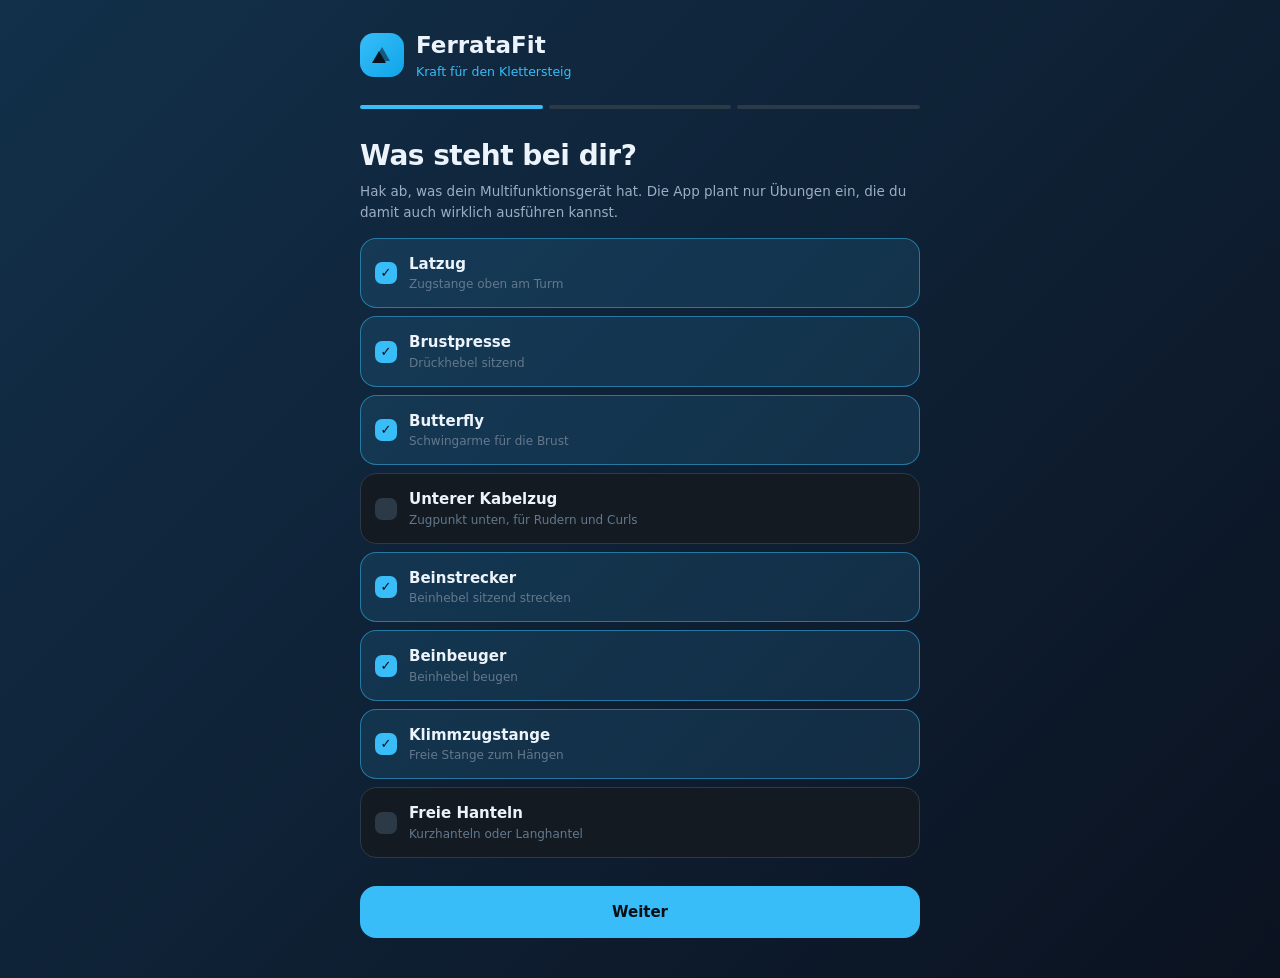
<file: index.html>
<!doctype html>
<html lang="de">
<head>
  <meta charset="utf-8">
  <meta name="viewport" content="width=device-width, initial-scale=1">
  <title>FerrataFit</title>
  <!-- GitHub Pages veroeffentlicht das Wurzelverzeichnis; die App selbst liegt in web/. -->
  <meta http-equiv="refresh" content="0; url=./web/">
  <link rel="canonical" href="./web/">
  <style>
    body {
      margin: 0; min-height: 100vh;
      display: grid; place-items: center;
      background: #0b0f14; color: #9baec2;
      font-family: system-ui, -apple-system, "Segoe UI", Roboto, sans-serif;
    }
    a { color: #38bdf8; }
  </style>
</head>
<body>
  <p>FerrataFit wird geladen … <a href="./web/">weiter zur App</a></p>
  <script>location.replace('./web/');</script>
</body>
</html>
</file>
<file: web/app.css>
/* FerrataFit Web — Farbwelt und Typografie halten sich an die Android-Variante. */

:root {
  --ink: #0b0f14;
  --surface: #131a22;
  --surface-high: #1b2530;
  --outline: #2c3947;
  --sky: #38bdf8;
  --sky-deep: #0ea5e9;
  --amber: #fbbf24;
  --emerald: #34d399;
  --rose: #fb7185;
  --violet: #a78bfa;
  --text-high: #ecf3fa;
  --text-mid: #9baec2;
  --text-low: #64788c;
  --radius: 22px;
  --nav-h: 68px;
}

* { box-sizing: border-box; -webkit-tap-highlight-color: transparent; }

html, body {
  margin: 0;
  padding: 0;
  background: var(--ink);
  color: var(--text-high);
  font-family: system-ui, -apple-system, 'Segoe UI', Roboto, sans-serif;
  font-size: 15px;
  line-height: 1.5;
  overscroll-behavior-y: none;
}

button, input, select { font-family: inherit; font-size: inherit; }
button { cursor: pointer; border: none; background: none; color: inherit; }

/* ---------- Grundgerüst ---------- */

#app {
  max-width: 620px;
  margin: 0 auto;
  padding: 0 16px calc(var(--nav-h) + env(safe-area-inset-bottom) + 24px);
  min-height: 100vh;
}

.screen { padding-top: 18px; animation: rise .28s ease; }

@keyframes rise {
  from { opacity: 0; transform: translateY(8px); }
  to { opacity: 1; transform: none; }
}

h1 { font-size: 28px; font-weight: 700; letter-spacing: -.5px; margin: 0 0 4px; }
h2 { font-size: 19px; font-weight: 600; margin: 0 0 6px; }
.sub { color: var(--text-mid); font-size: 13.5px; margin: 0 0 16px; }
.muted { color: var(--text-mid); }
.dim { color: var(--text-low); }

.section-title {
  text-transform: uppercase;
  font-size: 10.5px;
  font-weight: 700;
  letter-spacing: .8px;
  color: var(--text-low);
  margin: 22px 4px 8px;
  display: flex;
  justify-content: space-between;
}

/* ---------- Karten ---------- */

.card {
  background: var(--surface);
  border: 1px solid rgba(44, 57, 71, .55);
  border-radius: var(--radius);
  padding: 18px;
  margin-bottom: 12px;
}
.card.accent-sky { border-color: rgba(56, 189, 248, .35); }
.card.accent-amber { border-color: rgba(251, 191, 36, .35); }
.card.accent-emerald { border-color: rgba(52, 211, 153, .35); }
.card.accent-rose { border-color: rgba(251, 113, 133, .35); }
.card.accent-violet { border-color: rgba(167, 139, 250, .35); }
.card.flush { padding: 0; overflow: hidden; }

.hero {
  background: linear-gradient(135deg, #12304a, #0b1220);
  padding: 18px;
}

/* ---------- Bausteine ---------- */

.pill {
  display: inline-flex;
  align-items: center;
  gap: 5px;
  border-radius: 999px;
  padding: 5px 10px;
  font-size: 10.5px;
  font-weight: 700;
  letter-spacing: .5px;
}
.pill.sky { background: rgba(56, 189, 248, .15); color: var(--sky); }
.pill.amber { background: rgba(251, 191, 36, .15); color: var(--amber); }
.pill.emerald { background: rgba(52, 211, 153, .15); color: var(--emerald); }
.pill.rose { background: rgba(251, 113, 133, .15); color: var(--rose); }
.pill.violet { background: rgba(167, 139, 250, .15); color: var(--violet); }

.bar {
  height: 8px;
  border-radius: 999px;
  background: rgba(44, 57, 71, .6);
  overflow: hidden;
}
.bar > i {
  display: block;
  height: 100%;
  border-radius: 999px;
  background: linear-gradient(90deg, var(--sky), var(--sky-deep));
  transition: width .5s ease;
}
.bar.amber > i { background: linear-gradient(90deg, var(--amber), #f59e0b); }
.bar.emerald > i { background: linear-gradient(90deg, var(--emerald), #10b981); }

.row { display: flex; align-items: center; gap: 12px; }
.row.between { justify-content: space-between; }
.grow { flex: 1; min-width: 0; }
.stack { display: flex; flex-direction: column; }

.tiles { display: grid; grid-template-columns: repeat(3, 1fr); gap: 10px; }
.tile {
  background: var(--surface);
  border: 1px solid rgba(44, 57, 71, .45);
  border-radius: 18px;
  padding: 14px;
}
.tile .val { font-size: 23px; font-weight: 700; letter-spacing: -.3px; }
.tile .lbl { font-size: 12px; color: var(--text-mid); }

.badge {
  width: 42px; height: 42px;
  border-radius: 14px;
  background: var(--surface-high);
  color: var(--sky);
  display: grid; place-items: center;
  font-weight: 700; font-size: 17px;
  flex: none;
}
.badge.on { background: var(--sky); color: var(--ink); }

/* ---------- Schaltflächen ---------- */

.btn {
  display: flex;
  align-items: center;
  justify-content: center;
  gap: 8px;
  width: 100%;
  height: 52px;
  border-radius: 16px;
  font-weight: 700;
  font-size: 15px;
  transition: filter .15s, transform .08s;
}
.btn:active { transform: scale(.985); }
.btn.primary { background: var(--sky); color: var(--ink); }
.btn.go { background: var(--emerald); color: var(--ink); }
.btn.warn { background: var(--amber); color: var(--ink); }
.btn.ghost {
  background: transparent;
  border: 1px solid var(--outline);
  color: var(--text-high);
  height: 48px;
  font-weight: 600;
}
.btn.small { height: 42px; font-size: 14px; border-radius: 13px; }
.btn:disabled { opacity: .4; cursor: default; }
.btn-row { display: flex; gap: 8px; }

.link {
  color: var(--text-mid);
  text-align: center;
  width: 100%;
  padding: 10px;
  font-size: 14px;
}
.link:hover { color: var(--sky); }

/* ---------- Eingaben ---------- */

.field { margin-bottom: 14px; }
.field label {
  display: block;
  font-size: 12px;
  color: var(--text-mid);
  margin-bottom: 6px;
}
.field input, .field textarea {
  width: 100%;
  background: var(--surface-high);
  border: 1px solid var(--outline);
  border-radius: 13px;
  padding: 13px 14px;
  color: var(--text-high);
  outline: none;
}
.field input:focus, .field textarea:focus { border-color: var(--sky); }
.field textarea { min-height: 120px; resize: vertical; font-family: ui-monospace, monospace; font-size: 12px; }

.check {
  display: flex;
  align-items: center;
  gap: 12px;
  background: var(--surface);
  border: 1px solid var(--outline);
  border-radius: 16px;
  padding: 14px;
  margin-bottom: 8px;
  cursor: pointer;
  transition: background .15s, border-color .15s;
}
.check.on { background: rgba(56, 189, 248, .12); border-color: rgba(56, 189, 248, .5); }
.check .box {
  width: 22px; height: 22px;
  border-radius: 7px;
  background: var(--outline);
  display: grid; place-items: center;
  color: var(--ink);
  font-size: 13px;
  flex: none;
}
.check.on .box { background: var(--sky); }
.check .t { font-weight: 600; font-size: 15px; }
.check .h { font-size: 12px; color: var(--text-low); }

input[type=range] {
  width: 100%;
  accent-color: var(--amber);
  background: transparent;
}

/* ---------- Navigation ---------- */

nav {
  position: fixed;
  left: 0; right: 0; bottom: 0;
  height: calc(var(--nav-h) + env(safe-area-inset-bottom));
  padding-bottom: env(safe-area-inset-bottom);
  background: rgba(19, 26, 34, .94);
  backdrop-filter: blur(14px);
  border-top: 1px solid rgba(44, 57, 71, .6);
  display: flex;
  z-index: 40;
}
nav button {
  flex: 1;
  display: flex;
  flex-direction: column;
  align-items: center;
  justify-content: center;
  gap: 3px;
  color: var(--text-low);
  font-size: 11px;
  font-weight: 600;
}
nav button .ic { font-size: 19px; line-height: 1; }
nav button.on { color: var(--sky); }

/* ---------- Übungs-Chips ---------- */

.chips {
  display: flex;
  gap: 8px;
  overflow-x: auto;
  padding: 12px 0;
  scrollbar-width: none;
}
.chips::-webkit-scrollbar { display: none; }
.chip {
  flex: none;
  display: flex;
  align-items: center;
  gap: 6px;
  border-radius: 999px;
  padding: 9px 14px;
  background: var(--surface);
  border: 1px solid var(--outline);
  color: var(--text-mid);
  font-size: 14px;
  font-weight: 600;
  white-space: nowrap;
}
.chip.on { background: var(--sky); border-color: transparent; color: var(--ink); }
.chip .n { font-size: 11px; opacity: .7; }

/* ---------- Satzzeilen ---------- */

.set {
  background: var(--surface);
  border: 1px solid rgba(44, 57, 71, .5);
  border-radius: 18px;
  padding: 14px;
  margin-bottom: 10px;
  transition: background .2s, border-color .2s;
}
.set.done { background: rgba(52, 211, 153, .1); border-color: rgba(52, 211, 153, .4); }
.set .num {
  width: 30px; height: 30px;
  border-radius: 999px;
  background: var(--surface-high);
  display: grid; place-items: center;
  font-size: 13px; font-weight: 600;
  flex: none;
}
.set.done .num { background: var(--emerald); color: var(--ink); }
.set .tick {
  width: 40px; height: 40px;
  border-radius: 999px;
  background: var(--surface-high);
  display: grid; place-items: center;
  color: var(--text-low);
  font-size: 18px;
  flex: none;
}
.set.done .tick { background: var(--emerald); color: var(--ink); }

.steppers { display: flex; gap: 10px; margin-top: 12px; }
.stepper { flex: 1; }
.stepper .lbl {
  font-size: 10.5px;
  text-transform: uppercase;
  letter-spacing: .6px;
  color: var(--text-low);
  margin-bottom: 5px;
}
.stepper .ctl {
  display: flex;
  align-items: center;
  background: var(--surface-high);
  border-radius: 13px;
  overflow: hidden;
}
.stepper .ctl button {
  width: 40px; height: 40px;
  font-size: 19px;
  color: var(--text-mid);
  flex: none;
}
.stepper .ctl button.plus { color: var(--sky); }
.stepper .ctl button:active { background: rgba(255, 255, 255, .06); }
.stepper .ctl .v {
  flex: 1;
  text-align: center;
  font-weight: 600;
  font-size: 15px;
}

/* ---------- Vorschlag ---------- */

.suggest .big {
  font-size: 36px;
  font-weight: 700;
  letter-spacing: -.8px;
  line-height: 1.1;
}
.suggest .prev { font-size: 17px; color: var(--text-low); font-weight: 600; }
.suggest .reason { color: var(--text-mid); font-size: 13.5px; margin-top: 10px; }

details.info { margin-top: 12px; }
details.info summary {
  cursor: pointer;
  color: var(--sky);
  font-size: 13px;
  font-weight: 600;
  list-style: none;
  padding: 4px 0;
}
details.info summary::-webkit-details-marker { display: none; }
details.info summary::before { content: 'ℹ '; }
.info-block {
  background: var(--surface-high);
  border-radius: 14px;
  padding: 13px;
  margin-top: 8px;
}
.info-block .h {
  font-size: 10.5px;
  text-transform: uppercase;
  letter-spacing: .7px;
  color: var(--sky);
  margin-bottom: 5px;
}
.info-block .b { font-size: 13.5px; color: var(--text-mid); }
.info-block.warn { background: rgba(251, 191, 36, .07); }
.info-block.warn .h { color: var(--amber); }

/* Nummerierter Ablauf — die Ziffern sitzen als eigene Marke vor der Zeile */
.guide-steps {
  margin: 0;
  padding: 0;
  list-style: none;
  counter-reset: step;
}
.guide-steps li {
  counter-increment: step;
  position: relative;
  padding-left: 30px;
  margin-bottom: 9px;
  font-size: 13.5px;
  color: var(--text-mid);
  line-height: 1.5;
}
.guide-steps li:last-child { margin-bottom: 0; }
.guide-steps li::before {
  content: counter(step);
  position: absolute;
  left: 0;
  top: 1px;
  width: 20px;
  height: 20px;
  border-radius: 999px;
  background: var(--sky);
  color: var(--ink);
  font-size: 11px;
  font-weight: 700;
  display: grid;
  place-items: center;
}

.guide-list {
  margin: 0;
  padding-left: 18px;
  font-size: 13.5px;
  color: var(--text-mid);
  line-height: 1.5;
}
.guide-list li { margin-bottom: 6px; }
.guide-list li:last-child { margin-bottom: 0; }

/* Verweis auf ein Erklärvideo */
.video-link {
  display: flex;
  align-items: center;
  gap: 12px;
  margin-top: 8px;
  padding: 12px 14px;
  border-radius: 14px;
  background: rgba(239, 68, 68, .09);
  border: 1px solid rgba(239, 68, 68, .3);
  text-decoration: none;
  color: var(--text-high);
}
.video-link:active { background: rgba(239, 68, 68, .16); }
.video-link .play {
  width: 34px; height: 34px;
  border-radius: 999px;
  background: #EF4444;
  color: #fff;
  display: grid; place-items: center;
  font-size: 13px;
  flex: none;
}
.video-link .txt { font-size: 13.5px; line-height: 1.4; }
.video-link .dim { font-size: 11.5px; }

/* ---------- Ring und Diagramm ---------- */

.ring { width: 116px; height: 116px; flex: none; position: relative; }
.ring svg { transform: rotate(135deg); }
.ring .center {
  position: absolute;
  inset: 0;
  display: grid;
  place-items: center;
  text-align: center;
}
.ring .center .v { font-size: 24px; font-weight: 700; line-height: 1; }
.ring .center .l { font-size: 10px; color: var(--text-low); }

.chart { width: 100%; height: 120px; display: block; }

.weekbars {
  display: flex;
  gap: 8px;
  align-items: flex-end;
  height: 110px;
}
.weekbars .wb { flex: 1; display: flex; flex-direction: column; align-items: center; gap: 4px; }
.weekbars .wb .b {
  width: 100%;
  border-radius: 7px;
  background: linear-gradient(180deg, var(--sky), var(--sky-deep));
  min-height: 6px;
  transition: height .4s ease;
}
.weekbars .wb .b.full { background: linear-gradient(180deg, var(--emerald), #10b981); }
.weekbars .wb .c, .weekbars .wb .k { font-size: 10.5px; color: var(--text-low); }

/* ---------- Listen ---------- */

.line {
  display: flex;
  align-items: center;
  gap: 12px;
  padding: 11px 8px;
  border-bottom: 1px solid rgba(44, 57, 71, .4);
}
.line:last-child { border-bottom: none; }

.ex-row {
  background: var(--surface-high);
  border-radius: 15px;
  padding: 13px;
  margin-bottom: 8px;
  cursor: pointer;
}
.ex-row.hidden-ex { opacity: .45; }
.ex-row .t { font-weight: 600; font-size: 15px; }
.ex-row .m { font-size: 12px; color: var(--text-low); }
.ex-row .detail { margin-top: 11px; font-size: 13px; }
.ex-row .detail .why { color: var(--sky); margin-top: 7px; }
.ex-row .detail .rs { color: var(--text-low); margin-top: 7px; }

.empty {
  background: rgba(19, 26, 34, .6);
  border-radius: 18px;
  padding: 22px;
  text-align: center;
  color: var(--text-mid);
  font-size: 13.5px;
}

/* ---------- Spruch des Tages ---------- */

.quote {
  border-left: 3px solid var(--amber);
  background: linear-gradient(90deg, rgba(251, 191, 36, .09), transparent 70%);
  border-radius: 0 14px 14px 0;
  padding: 14px 16px;
  margin: 14px 0 12px;
}
.quote .q { font-size: 14px; line-height: 1.55; color: var(--text-high); font-style: italic; }
.quote .by { font-size: 12px; color: var(--text-low); margin-top: 6px; }

/* ---------- Der Steig: Etappenpfad ---------- */

.path-row {
  display: flex;
  align-items: center;
  gap: 12px;
  padding: 10px 4px;
  position: relative;
}
/* Verbindungslinie zwischen den Punkten — zeichnet die Route nach */
.path-row:not(.last)::before {
  content: '';
  position: absolute;
  left: 21px;
  top: 34px;
  bottom: -10px;
  width: 2px;
  background: var(--outline);
}
.path-row .dot {
  width: 34px; height: 34px;
  border-radius: 999px;
  display: grid; place-items: center;
  font-size: 16px;
  flex: none;
  z-index: 1;
}
.path-row.open .dot {
  background: var(--sky);
  box-shadow: 0 0 0 4px rgba(56, 189, 248, .18);
}
.path-row.locked .dot { background: var(--surface-high); font-size: 13px; }
.path-row .t { font-weight: 600; font-size: 14.5px; }
.path-row.locked .t { color: var(--text-low); font-weight: 500; }
.path-row .m { font-size: 12px; color: var(--text-low); }
.path-row .hm { font-size: 12px; font-weight: 700; color: var(--amber); flex: none; }
.path-row.locked .hm { color: var(--text-low); opacity: .6; }

/* ---------- Abzeichen ---------- */

.badges {
  display: grid;
  grid-template-columns: repeat(auto-fill, minmax(88px, 1fr));
  gap: 10px;
}
.badge-tile {
  background: var(--surface-high);
  border-radius: 16px;
  padding: 12px 8px;
  text-align: center;
  border: 1px solid transparent;
}
.badge-tile.on { border-color: rgba(251, 191, 36, .4); background: rgba(251, 191, 36, .09); }
.badge-tile .ic { font-size: 26px; line-height: 1.2; }
.badge-tile.off .ic { filter: grayscale(1); opacity: .3; }
.badge-tile .n { font-size: 11.5px; font-weight: 600; margin-top: 5px; }
.badge-tile.off .n { color: var(--text-low); }
.badge-tile .d { font-size: 10px; color: var(--text-low); margin-top: 2px; line-height: 1.3; }

/* ---------- Pausenuhr ---------- */

#rest {
  position: fixed;
  left: 50%;
  transform: translateX(-50%);
  bottom: calc(var(--nav-h) + env(safe-area-inset-bottom) + 12px);
  width: min(590px, calc(100vw - 32px));
  background: var(--surface-high);
  border: 1px solid rgba(56, 189, 248, .35);
  border-radius: 20px;
  padding: 14px;
  z-index: 50;
  box-shadow: 0 12px 40px rgba(0, 0, 0, .5);
  animation: rise .25s ease;
}
#rest .t { font-size: 23px; font-weight: 700; color: var(--sky); line-height: 1.1; }
#rest .l { font-size: 10.5px; color: var(--text-low); text-transform: uppercase; letter-spacing: .6px; }
#rest button { padding: 8px 12px; border-radius: 10px; font-size: 13px; font-weight: 600; color: var(--text-mid); }
#rest button.go { color: var(--amber); }

/* ---------- Training als eigene Ebene ---------- */

#workout {
  position: fixed;
  inset: 0;
  background: var(--ink);
  z-index: 30;
  overflow-y: auto;
  padding: 0 16px calc(var(--nav-h) + 120px);
  animation: rise .25s ease;
}
#workout .wrap { max-width: 620px; margin: 0 auto; }
.wo-head {
  position: sticky;
  top: 0;
  background: linear-gradient(135deg, #12304a, #0b1220);
  margin: 0 -16px;
  padding: 14px 16px;
  padding-top: calc(14px + env(safe-area-inset-top));
  z-index: 5;
}

/* ---------- Meldungen ---------- */

#toast {
  position: fixed;
  left: 50%;
  transform: translateX(-50%);
  bottom: calc(var(--nav-h) + env(safe-area-inset-bottom) + 16px);
  background: var(--surface-high);
  border: 1px solid var(--outline);
  border-radius: 14px;
  padding: 13px 18px;
  font-size: 13.5px;
  z-index: 100;
  max-width: calc(100vw - 32px);
  box-shadow: 0 10px 34px rgba(0, 0, 0, .5);
  animation: rise .22s ease;
}
#toast.err { border-color: rgba(251, 113, 133, .5); color: var(--rose); }

dialog {
  background: var(--surface);
  color: var(--text-high);
  border: 1px solid var(--outline);
  border-radius: 20px;
  padding: 20px;
  width: min(440px, calc(100vw - 40px));
  max-height: 85vh;
}
dialog::backdrop { background: rgba(0, 0, 0, .7); }

/* ---------- Onboarding ---------- */

#onboarding {
  min-height: 100vh;
  background: linear-gradient(135deg, #12304a, #0b1220);
  padding: 28px 22px calc(40px + env(safe-area-inset-bottom));
}
#onboarding .wrap { max-width: 560px; margin: 0 auto; }
.steps { display: flex; gap: 6px; margin: 24px 0 26px; }
.steps i { flex: 1; height: 4px; border-radius: 999px; background: var(--outline); }
.steps i.on { background: var(--sky); }

.logo {
  width: 44px; height: 44px;
  border-radius: 14px;
  background: linear-gradient(135deg, var(--sky), var(--sky-deep));
  display: grid; place-items: center;
  font-size: 22px;
  flex: none;
}

@media (min-width: 700px) {
  nav { max-width: 620px; left: 50%; transform: translateX(-50%); border-radius: 20px 20px 0 0; }
}

/* ---------- Am Fels ---------- */

/* Farbpunkt vor der Abschnittsüberschrift — zeigt die Passung auf einen Blick */
.fit-dot {
  display: inline-block;
  width: 8px;
  height: 8px;
  border-radius: 50%;
  margin-right: 9px;
  vertical-align: middle;
}
.fit-dot.emerald { background: var(--emerald); }
.fit-dot.amber   { background: var(--amber); }
.fit-dot.violet  { background: var(--violet); }
.fit-dot.dim     { background: var(--text-low); }

/* Schwierigkeitsgrad als Kachel links neben dem Routennamen */
.badge.grade {
  width: 42px;
  height: 42px;
  font-size: 14px;
  font-weight: 700;
  flex: none;
}
.badge.grade.emerald { background: rgba(52, 211, 153, .15); color: var(--emerald); }
.badge.grade.amber   { background: rgba(251, 191, 36, .15); color: var(--amber); }
.badge.grade.violet  { background: rgba(167, 139, 250, .15); color: var(--violet); }
.badge.grade.dim     { background: rgba(100, 120, 140, .15); color: var(--text-low); }

.star {
  flex: none;
  width: 34px;
  height: 34px;
  border-radius: 50%;
  font-size: 19px;
  color: var(--text-low);
  background: transparent;
}
.star.on { color: var(--amber); }

.warn { margin: 0; padding-left: 17px; }
.warn li {
  color: var(--text-mid);
  font-size: 13px;
  margin-top: 4px;
  &::marker { color: var(--rose); }
}

.note-amber {
  margin-top: 12px;
  padding: 11px;
  border-radius: 12px;
  background: rgba(251, 191, 36, .1);
  color: var(--amber);
  font-size: 12.5px;
}

/* Treffer der Steig-Suche im Eintragsformular */
.hit {
  display: flex;
  align-items: center;
  gap: 12px;
  padding: 9px 4px;
  border-radius: 12px;
  cursor: pointer;
  color: var(--text-mid);
  font-size: 14px;
}
.hit:active { background: var(--surface-high); }
.hit .g {
  width: 38px;
  color: var(--sky);
  font-weight: 700;
  font-size: 13px;
}

.grades { display: flex; gap: 7px; }
.grade-btn {
  flex: 1;
  height: 44px;
  border-radius: 13px;
  background: var(--surface-high);
  color: var(--text-mid);
  font-weight: 700;
  font-size: 15px;
}
.grade-btn.on { background: var(--sky); color: var(--ink); }

.choice {
  flex: 1;
  height: 46px;
  border-radius: 14px;
  background: var(--surface-high);
  color: var(--text-mid);
  font-size: 14px;
}
.choice.on { background: var(--sky); color: var(--ink); font-weight: 700; }

/* Auswahlzeilen: Gefühl (einfach) und Themen (mehrfach) */
.opt {
  display: flex;
  align-items: center;
  gap: 11px;
  width: 100%;
  text-align: left;
  padding: 12px 13px;
  margin-top: 5px;
  border-radius: 13px;
  background: var(--surface-high);
  color: var(--text-mid);
  font-size: 14px;
  line-height: 1.35;
}
.opt.on { background: rgba(56, 189, 248, .16); color: var(--text-high); }
.opt .dot,
.opt .box {
  flex: none;
  width: 17px;
  height: 17px;
  border-radius: 50%;
  background: var(--outline);
}
.opt .box { border-radius: 5px; width: 15px; height: 15px; }
.opt.on .dot { background: var(--sky); }
.opt.check.on { background: var(--surface-high); }
.opt.check.on .box { background: var(--emerald); }

.btn.block { width: 100%; }

/* ---------- Rückfrage zu Angefangenem ---------- */

/* Eigene Hülle statt <dialog>: Die Rückfrage wird im Render-String erzeugt und müsste
   sonst nachträglich per showModal() geöffnet werden. */
.modal {
  position: fixed;
  inset: 0;
  z-index: 60;
  display: flex;
  align-items: center;
  justify-content: center;
  padding: 24px;
  background: rgba(0, 0, 0, .7);
}
.modal .sheet {
  width: 100%;
  max-width: 420px;
  background: var(--surface-high);
  border: 1px solid var(--outline);
  border-radius: 22px;
  padding: 22px;
}
.modal .sheet h3 { margin: 0 0 8px; font-size: 18px; }
.modal .sheet p { margin: 0; font-size: 14px; line-height: 1.5; }
.modal .btn-row .btn { flex: 1; }

/* ---------- Routenreiter: Fotos und Topo ---------- */

.webphoto { margin: 0 0 14px; }
.webphoto img {
  display: block;
  width: 100%;
  max-height: 260px;
  object-fit: cover;
  border-radius: 13px;
  background: var(--surface-high);
}
.webphoto figcaption { margin-top: 5px; }
.webphoto a { color: var(--sky); }

.linkcard {
  display: block;
  padding: 13px;
  border-radius: 13px;
  background: var(--surface-high);
  color: var(--sky);
  font-size: 14px;
  text-decoration: none;
  margin-top: 6px;
}

/* Die Topo: eine durchgehende Linie aus Abschnitten, je in ihrer Gradfarbe */
.topo .seg {
  display: flex;
  align-items: center;
  gap: 10px;
  min-height: 46px;
}
.topo .seg > i {
  width: 8px;
  align-self: stretch;
  background: var(--text-low);
  opacity: .85;
}
.topo .seg.emerald > i { background: var(--emerald); }
.topo .seg.sky > i     { background: var(--sky); }
.topo .seg.amber > i   { background: var(--amber); }
.topo .seg.rose > i    { background: var(--rose); }
.topo .seg.exit { min-height: 30px; }
.topo .seg.exit > i { opacity: .35; }
.topo .seg > b {
  width: 38px;
  height: 38px;
  flex: none;
  display: flex;
  align-items: center;
  justify-content: center;
  border-radius: 11px;
  font-size: 13px;
  background: rgba(100, 120, 140, .14);
  color: var(--text-mid);
}
.topo .seg.emerald > b { background: rgba(52, 211, 153, .14); color: var(--emerald); }
.topo .seg.sky > b     { background: rgba(56, 189, 248, .14); color: var(--sky); }
.topo .seg.amber > b   { background: rgba(251, 191, 36, .14); color: var(--amber); }
.topo .seg.rose > b    { background: rgba(251, 113, 133, .14); color: var(--rose); }
.topo .seg.crux > b    { background: rgba(251, 113, 133, .18); color: var(--rose); }
.topo .seg div { font-size: 14px; color: var(--text-high); }
.topo .seg.exit div { color: var(--text-low); }
.topo .seg small { display: block; font-size: 11px; color: var(--text-low); }
.topo .seg.crux small { color: var(--rose); }
</file>
